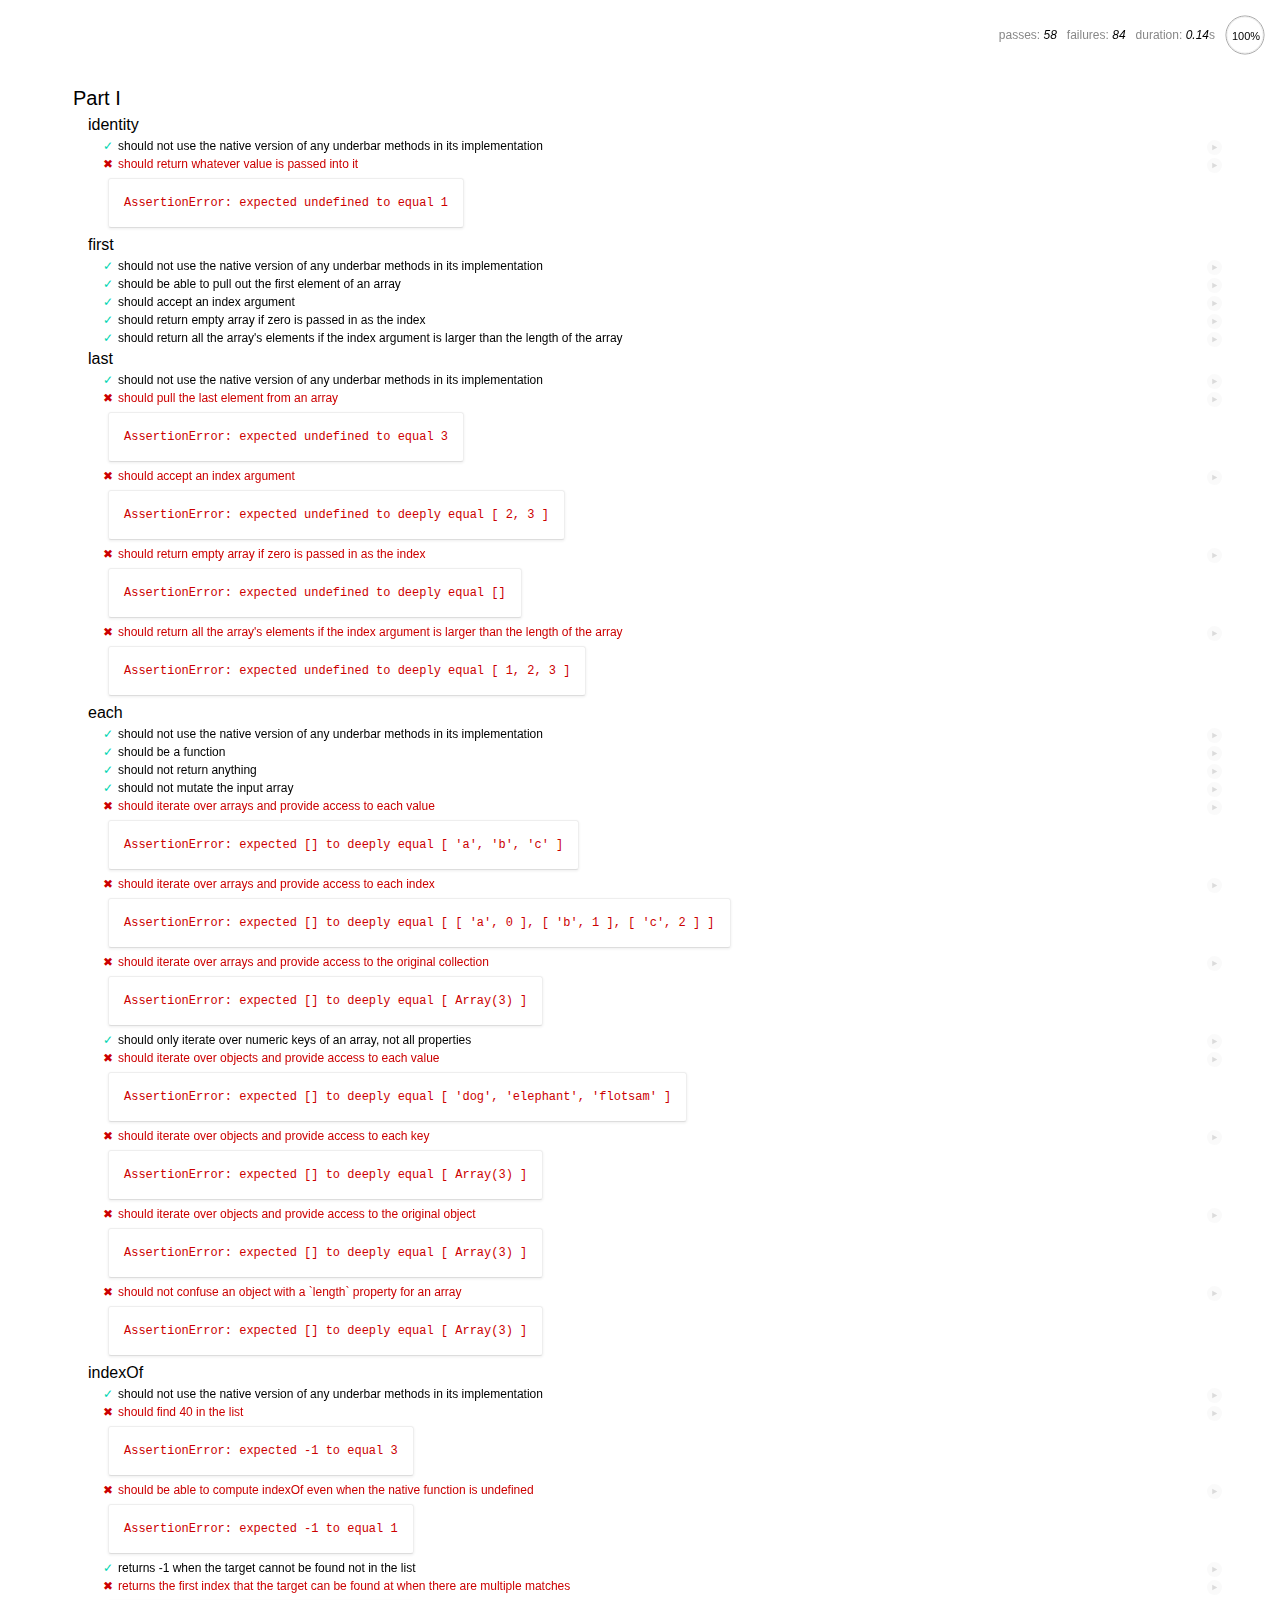
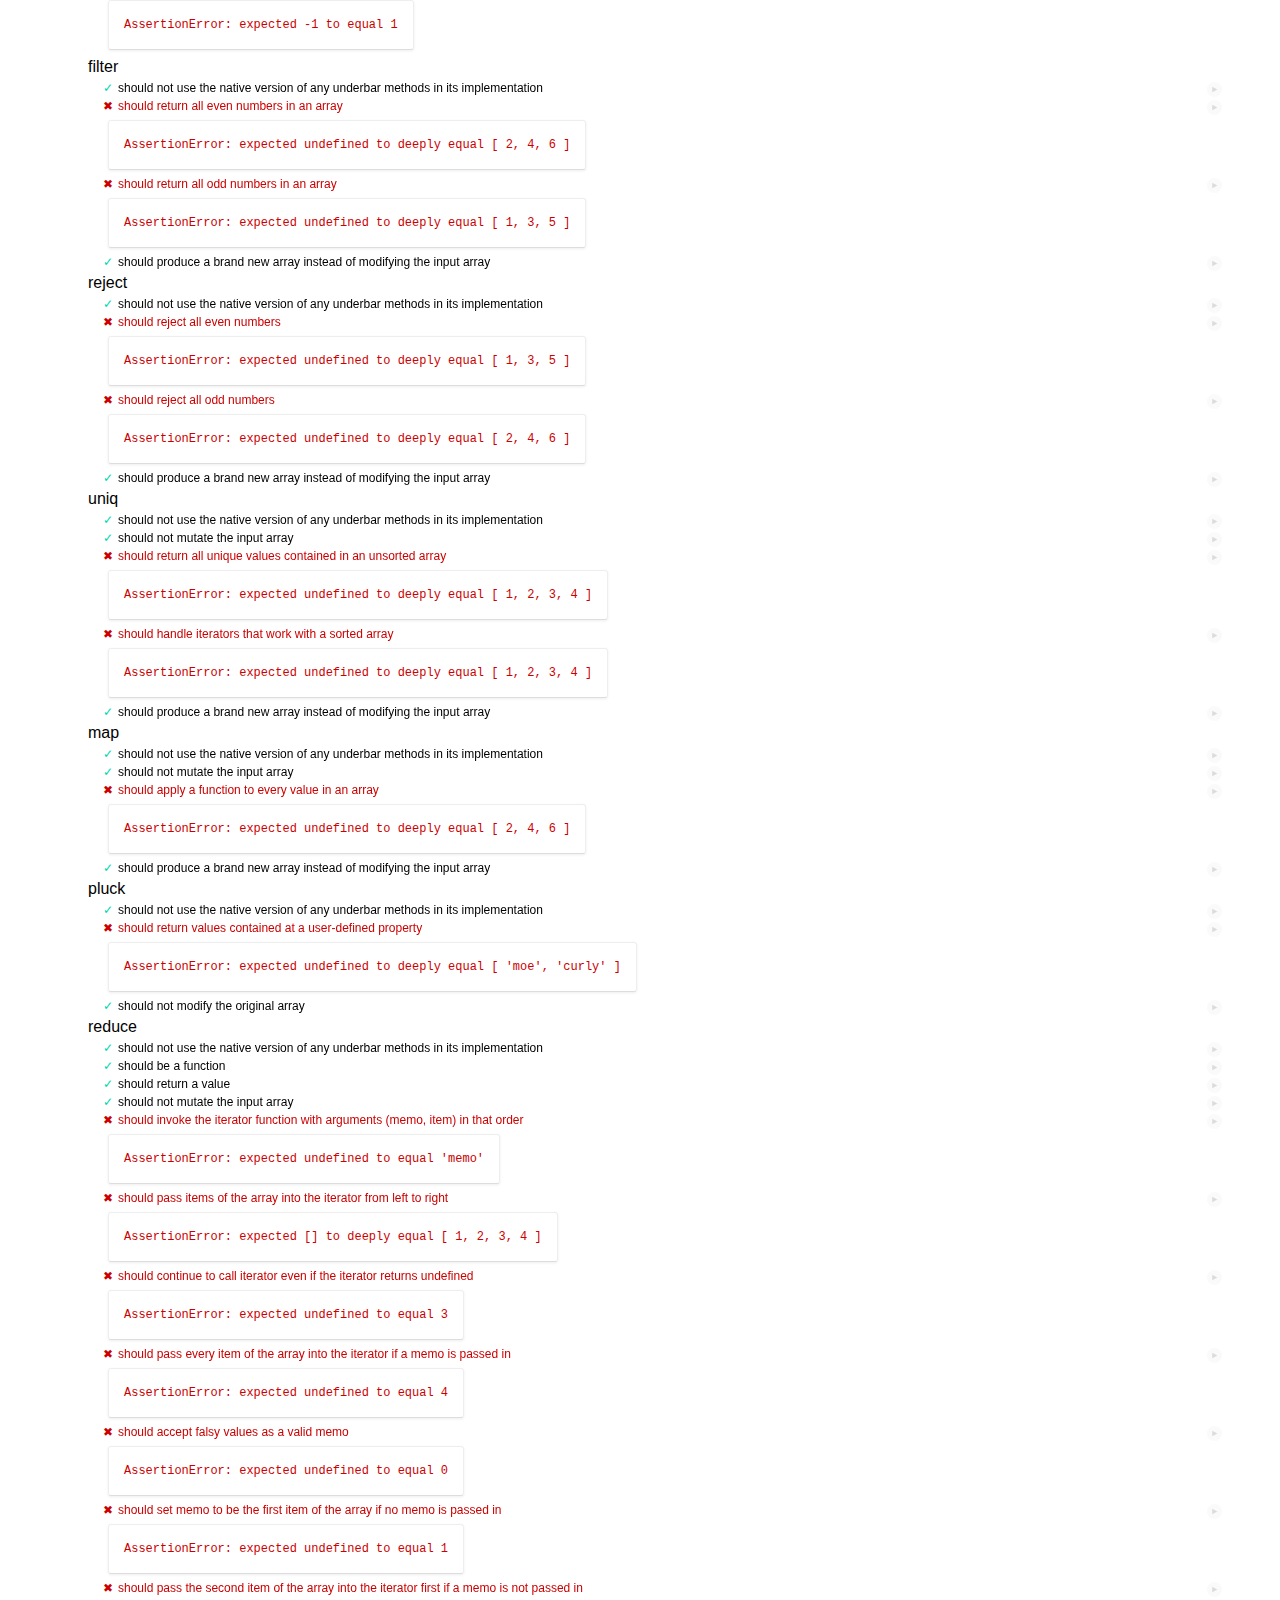
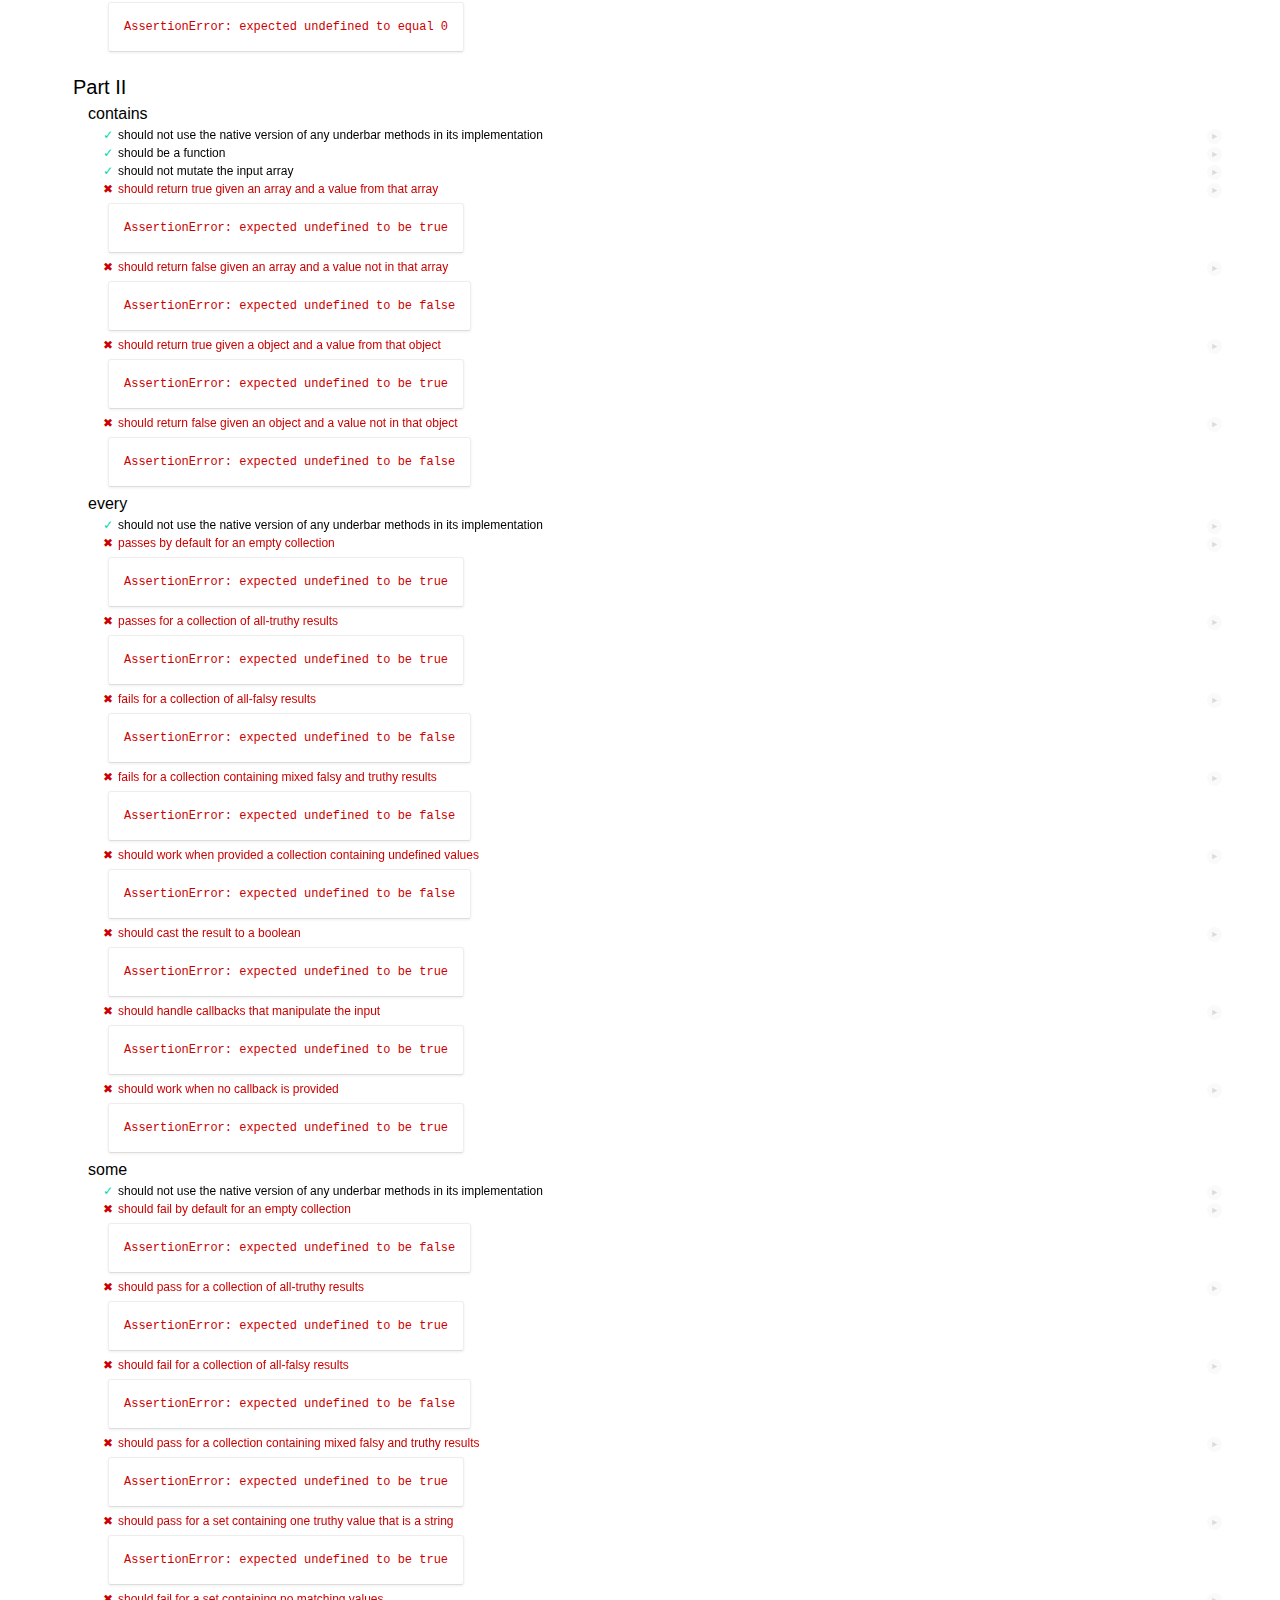
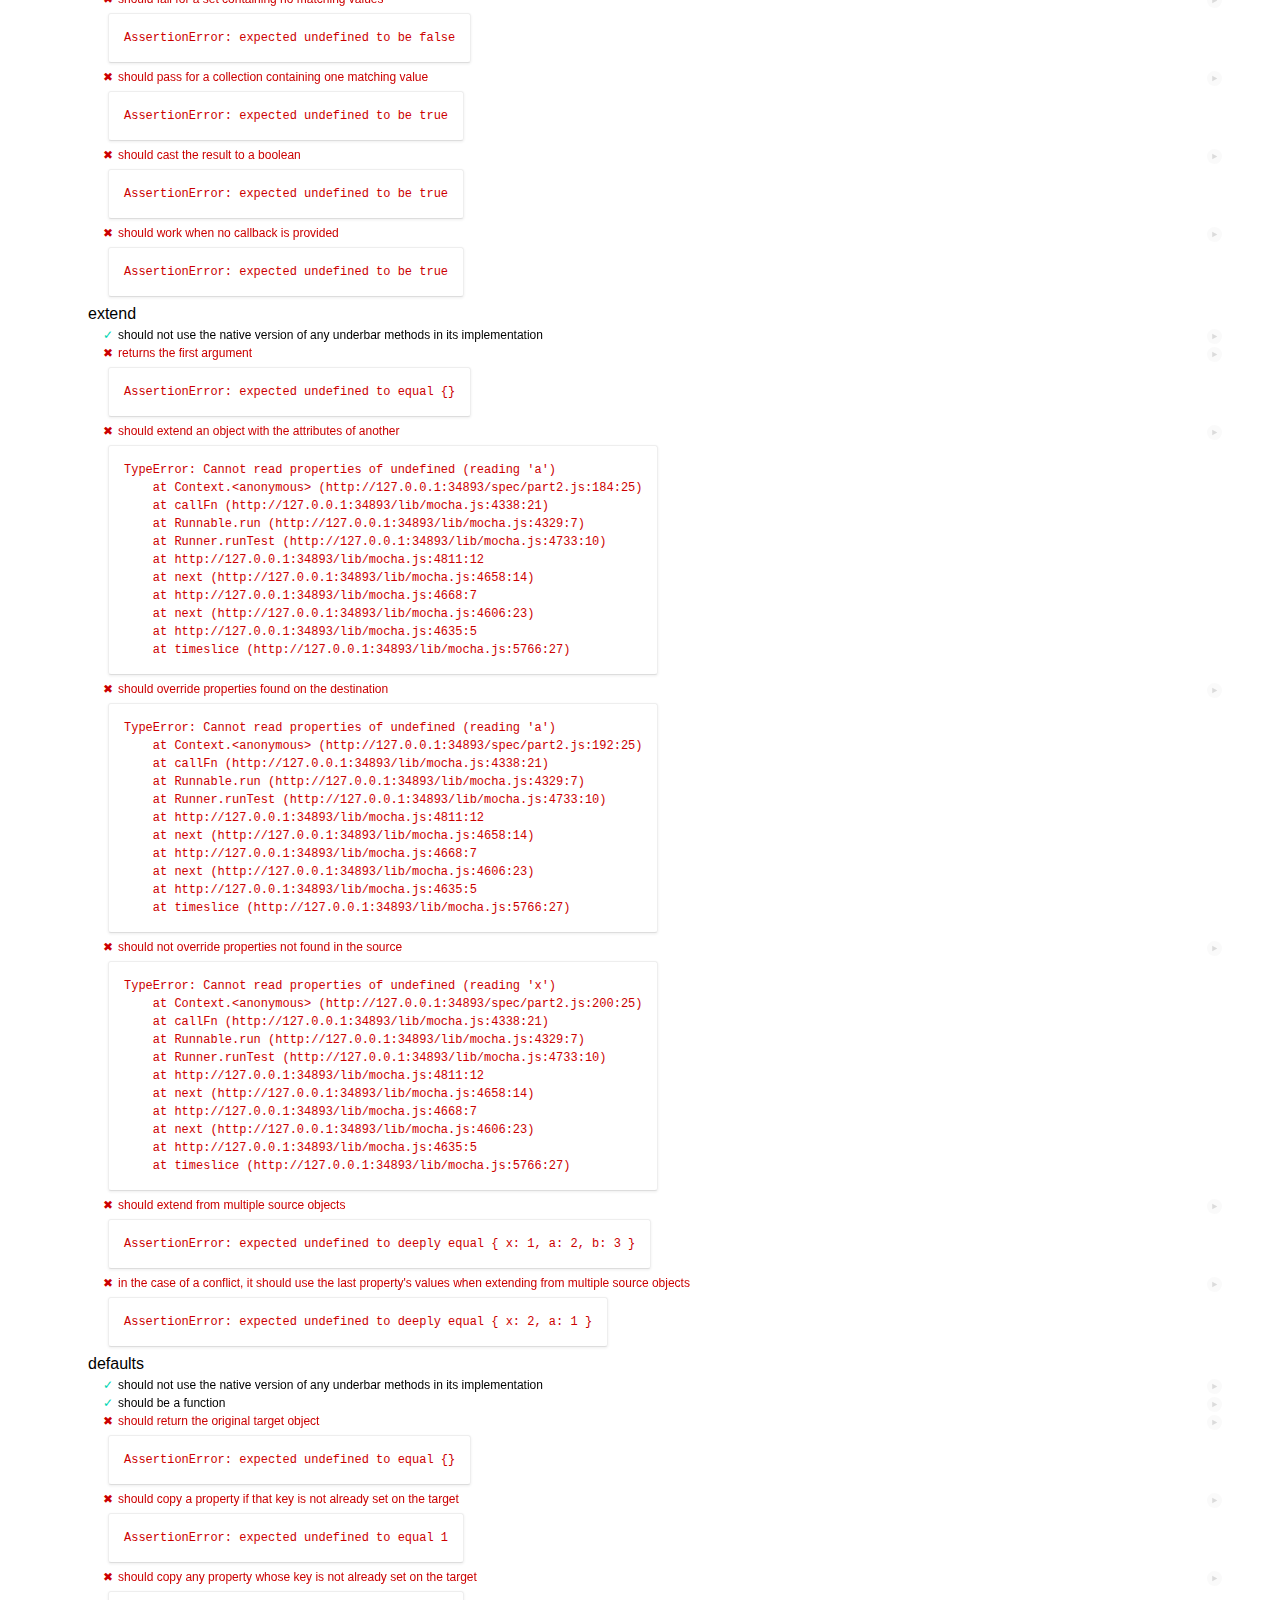
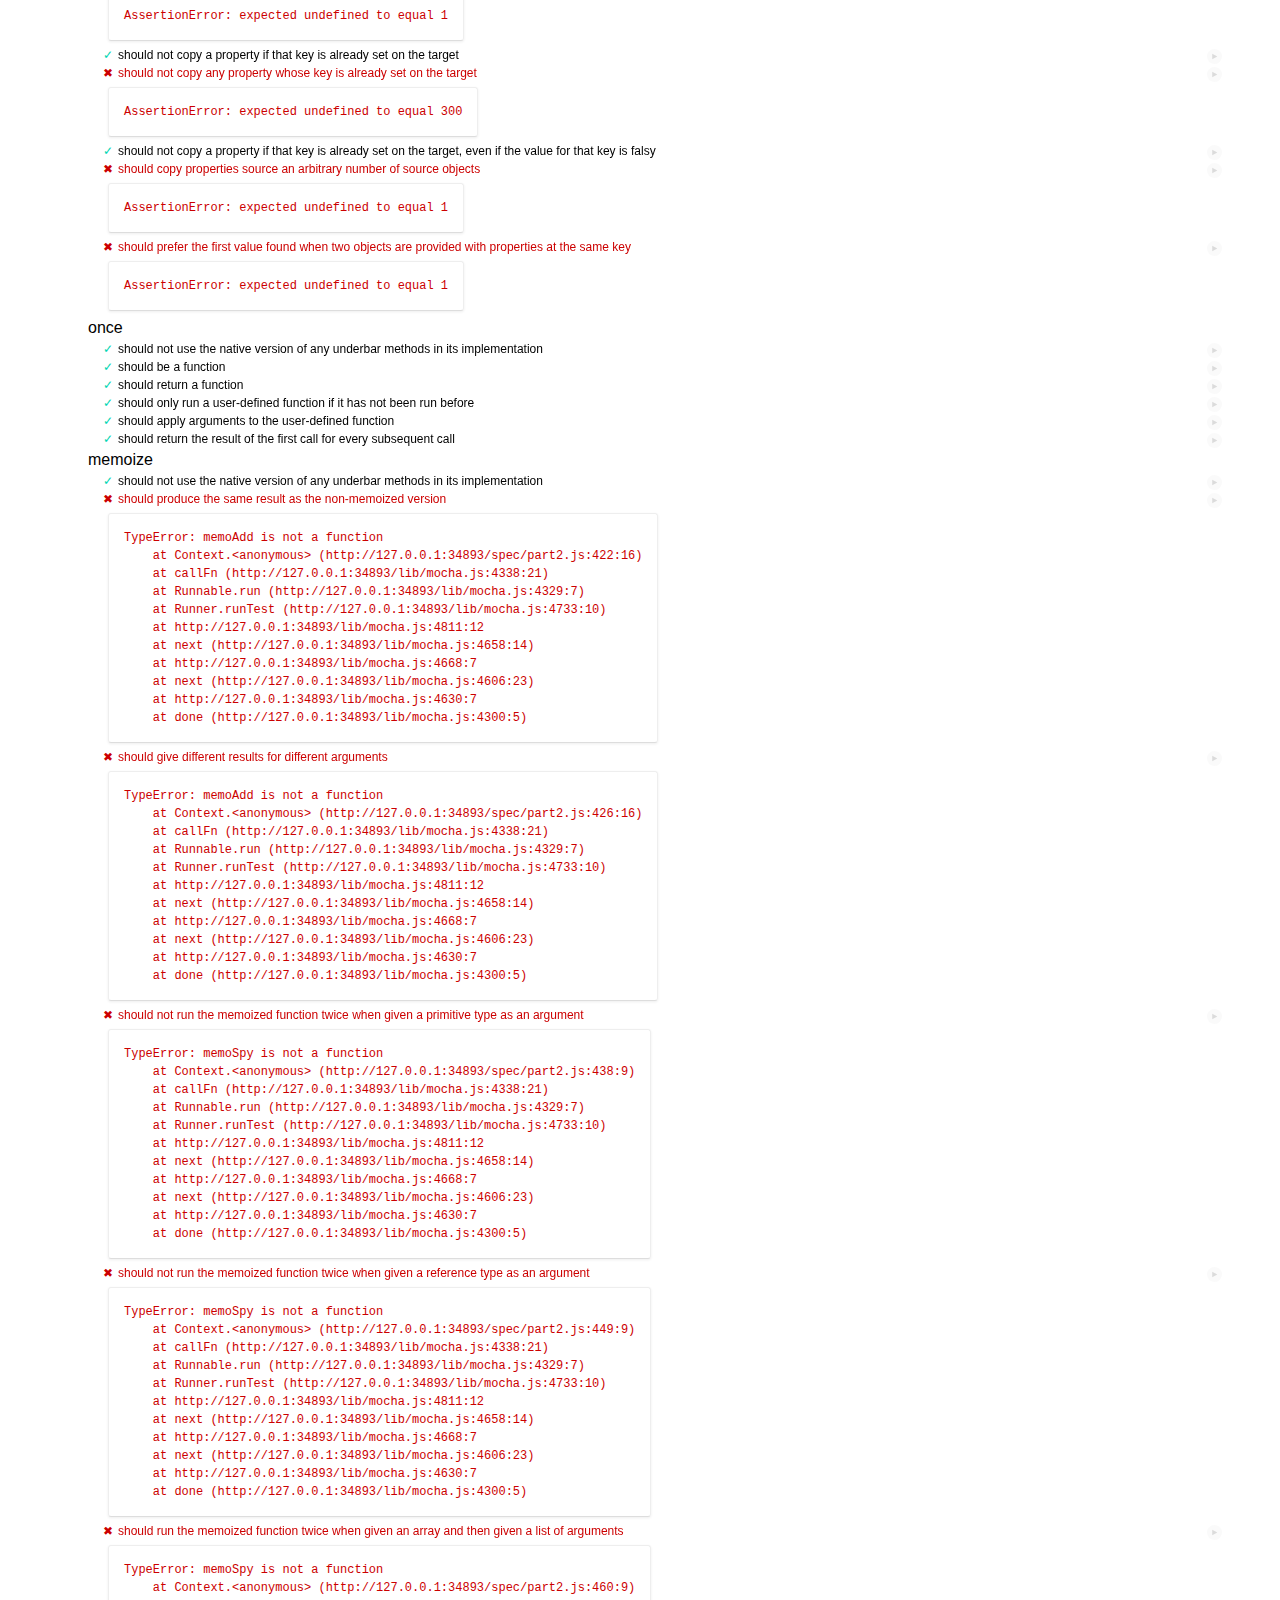
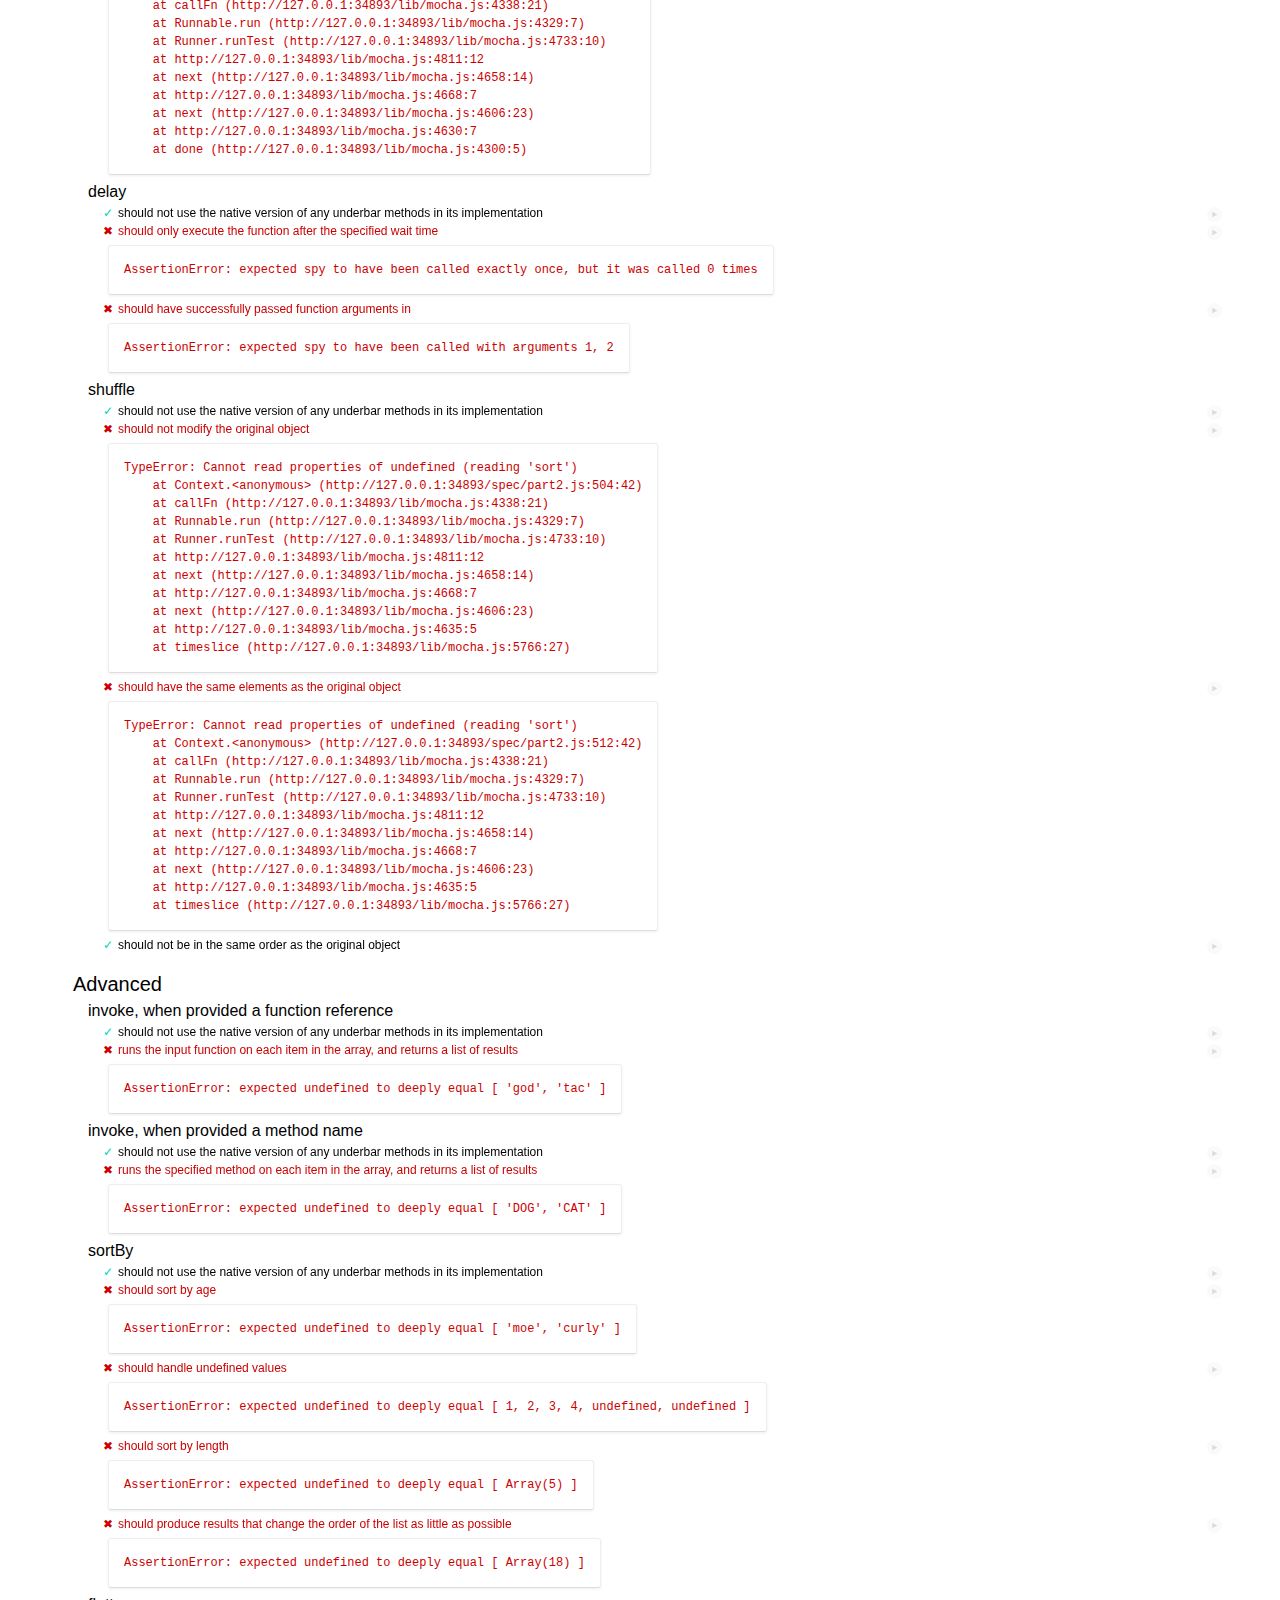
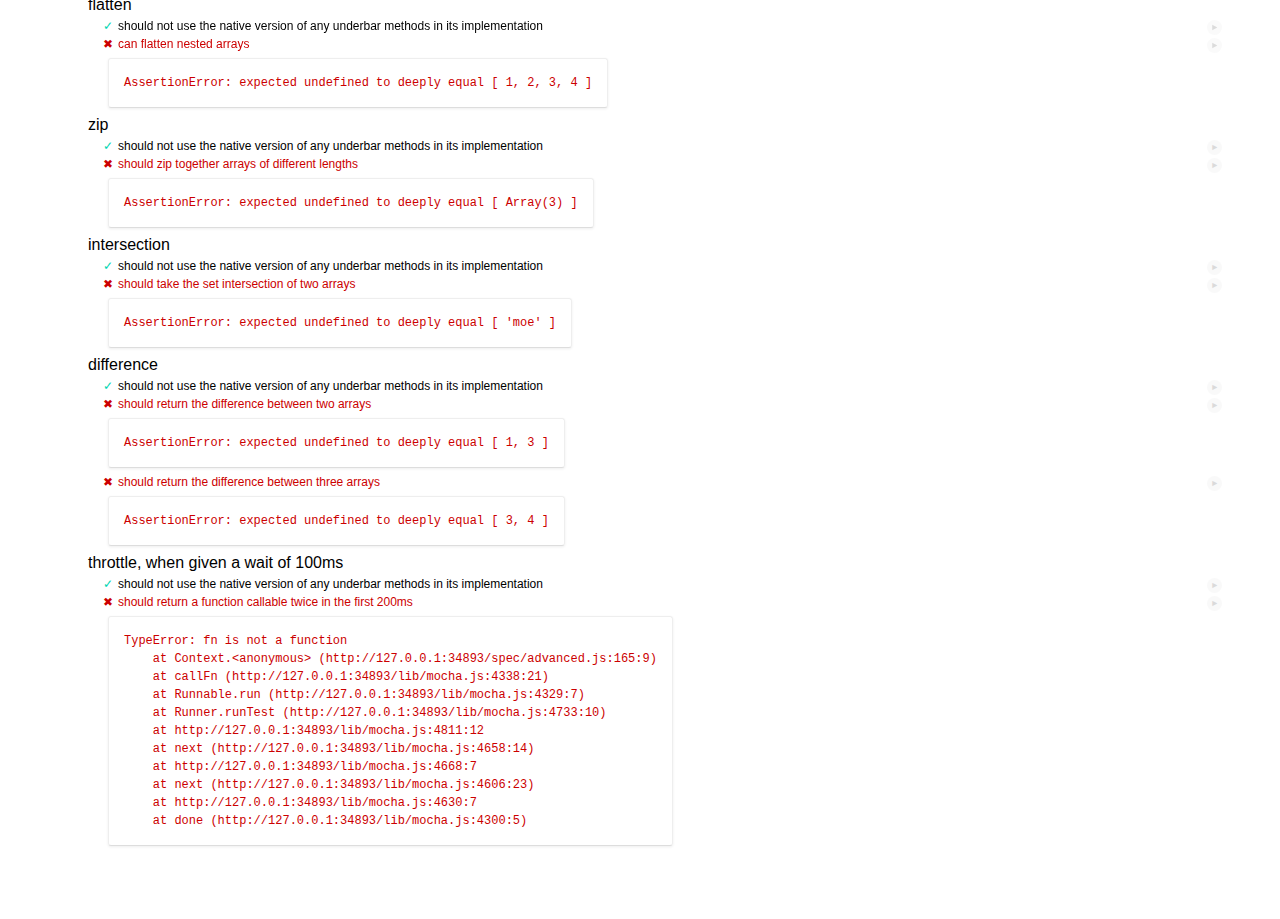
<file: SpecRunner.html>
<!DOCTYPE html>
<html>
  <head>
    <title>Underbar Test Suite</title>
    <meta http-equiv="Content-Type" content="text/html; charset=UTF-8">
    <link rel="stylesheet" href="lib/css/mocha.css" />
    <script src="lib/chai.js"></script>
    <script src="lib/mocha.js"></script>
    <script src="lib/sinon.js"></script>
    <script src="lib/sinon-chai.js"></script>
    <script src="lib/testSupport.js"></script>

    <!-- Source files -->
    <script src="src/underbar.js"></script>
    <!-- End source files -->

    <!-- Test files -->
    <script>
          var clock;

          before(function() {
            clock = sinon.useFakeTimers();
          });

          after(function() {
            clock.restore();
          });
    </script>
    <script src="spec/part1.js"></script>
    <script src="spec/part2.js"></script>
    <script src="spec/advanced.js"></script>
    <!-- End test files -->
  </head>
  <body>
    <div id="mocha"></div>
  </body>
</html>
</file>
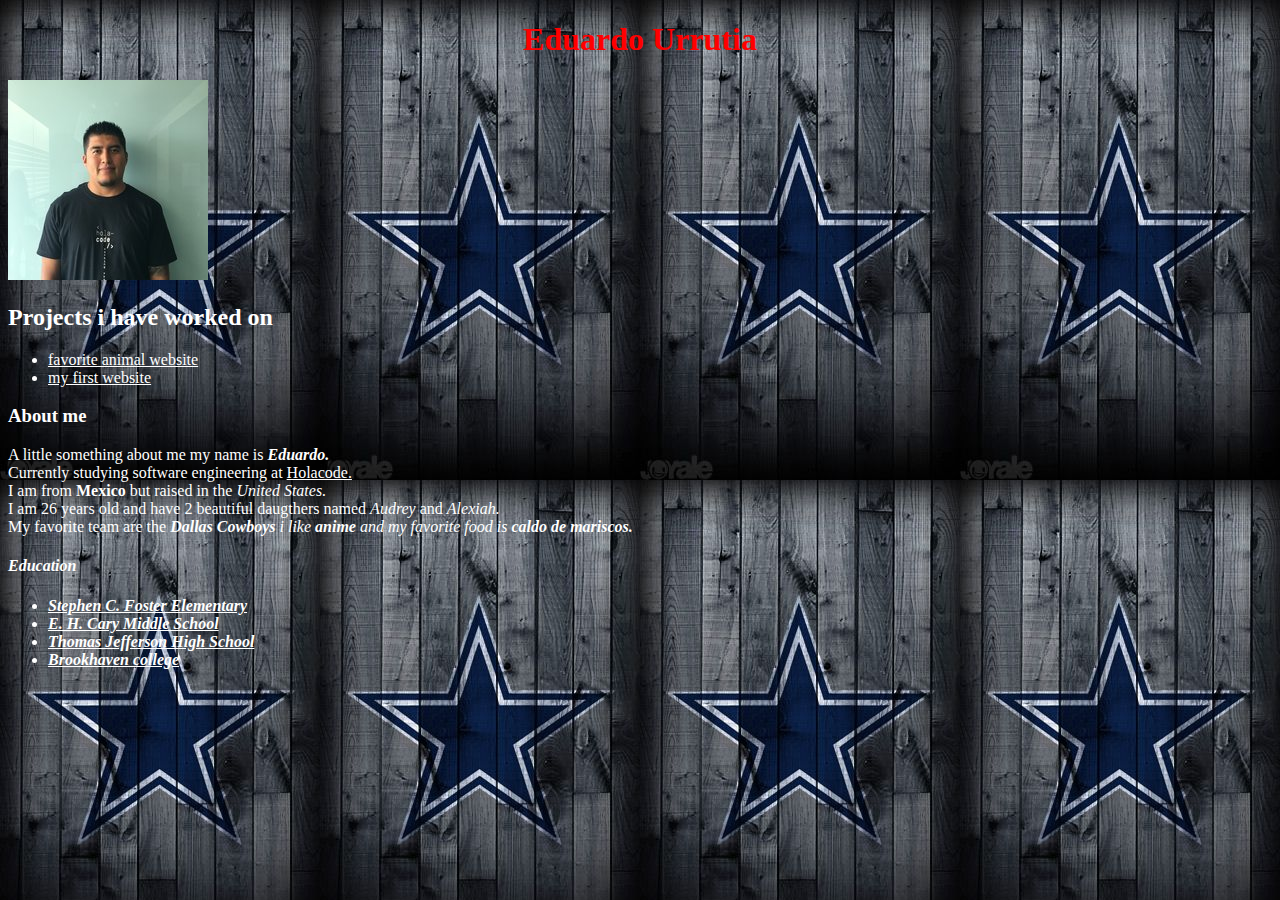
<file: Documents/hola-code-projects/independant-project/indenpendent-project.html>
<!DOCTYPE html>
<html>

<head>
  <title>web portofolio</title>
  <link href="styles/styles.css" rel="stylesheet" type="text/css">
</head>

<body background="images/cowboys.jpg">
  <h1><strong>Eduardo Urrutia</strong></h1>
  <img src="images/Eduardo1.jpg" alt="photo of me">
  <h2> <strong>Projects i have worked on</strong></h2>
  <ul>
    <li> <a href="https://eduardo091.github.io">favorite animal website</a> </li>
    <li> <a href="https://github.com/Eduardo091/my-favorite-things/blob/master/my-favorite-things.html"> my first website</a>

  </ul>
  <h3> About me </h3>
  <p>A little something about me my name is <em><strong>Eduardo.</strong></em>
    <br>Currently studying software engineering at <a href="http://www.connovo.org/holacode/">Holacode.</a>
    <br>I am from <strong>Mexico</strong> but raised in the <em>United States.</em>
    <br>I am 26 years old and have 2 beautiful daugthers named <em>Audrey</em> and <em>Alexiah.</em>
    <br>My favorite team are the <em><strong>Dallas Cowboys</strong><em> i like <em><strong>anime</em></strong> and my favorite food is <em><strong>caldo de mariscos.</strong></em>
  </p>
  <h4><em><strong>Education<strong></em></h4>
    <ul>
      <li> <a href="https://www.dallasisd.org/Domain/511">Stephen C. Foster Elementary</a></li>
      <li> <a href="https://www.dallasisd.org/Domain/622">E. H. Cary  Middle School</a></li>
      <li> <a href="https://www.dallasisd.org/Domain/646">Thomas Jefferson High School</a></li>
      <li> <a href="https://www.brookhavencollege.edu/pages/default.aspx">Brookhaven college </a></li>


    </ul>





</body>

</html>
</file>
<file: lib/css/mocha.css>
@charset "utf-8";

body {
  font: 20px/1.5 "Helvetica Neue", Helvetica, Arial, sans-serif;
  padding: 60px 50px;
}

#mocha ul, #mocha li {
  margin: 0;
  padding: 0;
}

#mocha ul {
  list-style: none;
}

#mocha h1, #mocha h2 {
  margin: 0;
}

#mocha h1 {
  margin-top: 15px;
  font-size: 1em;
  font-weight: 200;
}

#mocha h1 a {
  text-decoration: none;
  color: inherit;
}

#mocha h1 a:hover {
  text-decoration: underline;
}

#mocha .suite .suite h1 {
  margin-top: 0;
  font-size: .8em;
}

.hidden {
  display: none;
}

#mocha h2 {
  font-size: 12px;
  font-weight: normal;
  cursor: pointer;
}

#mocha .suite {
  margin-left: 15px;
}

#mocha .test {
  margin-left: 15px;
  overflow: hidden;
}

#mocha .test.pending:hover h2::after {
  content: '(pending)';
  font-family: arial;
}

#mocha .test.pass.medium .duration {
  background: #C09853;
}

#mocha .test.pass.slow .duration {
  background: #B94A48;
}

#mocha .test.pass::before {
  content: '✓';
  font-size: 12px;
  display: block;
  float: left;
  margin-right: 5px;
  color: #00d6b2;
}

#mocha .test.pass .duration {
  font-size: 9px;
  margin-left: 5px;
  padding: 2px 5px;
  color: white;
  -webkit-box-shadow: inset 0 1px 1px rgba(0,0,0,.2);
  -moz-box-shadow: inset 0 1px 1px rgba(0,0,0,.2);
  box-shadow: inset 0 1px 1px rgba(0,0,0,.2);
  -webkit-border-radius: 5px;
  -moz-border-radius: 5px;
  -ms-border-radius: 5px;
  -o-border-radius: 5px;
  border-radius: 5px;
}

#mocha .test.pass.fast .duration {
  display: none;
}

#mocha .test.pending {
  color: #0b97c4;
}

#mocha .test.pending::before {
  content: '◦';
  color: #0b97c4;
}

#mocha .test.fail {
  color: #c00;
}

#mocha .test.fail pre {
  color: black;
}

#mocha .test.fail::before {
  content: '✖';
  font-size: 12px;
  display: block;
  float: left;
  margin-right: 5px;
  color: #c00;
}

#mocha .test pre.error {
  color: #c00;
  max-height: 300px;
  overflow: auto;
}

#mocha .test pre {
  display: block;
  float: left;
  clear: left;
  font: 12px/1.5 monaco, monospace;
  margin: 5px;
  padding: 15px;
  border: 1px solid #eee;
  border-bottom-color: #ddd;
  -webkit-border-radius: 3px;
  -webkit-box-shadow: 0 1px 3px #eee;
  -moz-border-radius: 3px;
  -moz-box-shadow: 0 1px 3px #eee;
}

#mocha .test h2 {
  position: relative;
}

#mocha .test a.replay {
  position: absolute;
  top: 3px;
  right: 0;
  text-decoration: none;
  vertical-align: middle;
  display: block;
  width: 15px;
  height: 15px;
  line-height: 15px;
  text-align: center;
  background: #eee;
  font-size: 15px;
  -moz-border-radius: 15px;
  border-radius: 15px;
  -webkit-transition: opacity 200ms;
  -moz-transition: opacity 200ms;
  transition: opacity 200ms;
  opacity: 0.3;
  color: #888;
}

#mocha .test:hover a.replay {
  opacity: 1;
}

#mocha-report.pass .test.fail {
  display: none;
}

#mocha-report.fail .test.pass {
  display: none;
}

#mocha-error {
  color: #c00;
  font-size: 1.5  em;
  font-weight: 100;
  letter-spacing: 1px;
}

#mocha-stats {
  position: fixed;
  top: 15px;
  right: 10px;
  font-size: 12px;
  margin: 0;
  color: #888;
}

#mocha-stats .progress {
  float: right;
  padding-top: 0;
}

#mocha-stats em {
  color: black;
}

#mocha-stats a {
  text-decoration: none;
  color: inherit;
}

#mocha-stats a:hover {
  border-bottom: 1px solid #eee;
}

#mocha-stats li {
  display: inline-block;
  margin: 0 5px;
  list-style: none;
  padding-top: 11px;
}

code .comment { color: #ddd }
code .init { color: #2F6FAD }
code .string { color: #5890AD }
code .keyword { color: #8A6343 }
code .number { color: #2F6FAD }

@media screen and (max-device-width: 480px) {
  body {
    padding: 60px 0px;
  }

  #stats {
    position: absolute;
  }
}
</file>
<file: Documents/hola-code-projects/independant-project/styles/styles.css>
h1 {
  text-align: center;
  color: Red;
  font-size: 10;
}

h2 {
  color: white;
  font-size: 15;
}
p {
  color: white;
  font-size: 14;
}

li {
  color: white;}
a {
  color: white;
}
h3 {
  color: white;

}
h4 {
  color: white;
}
</file>
